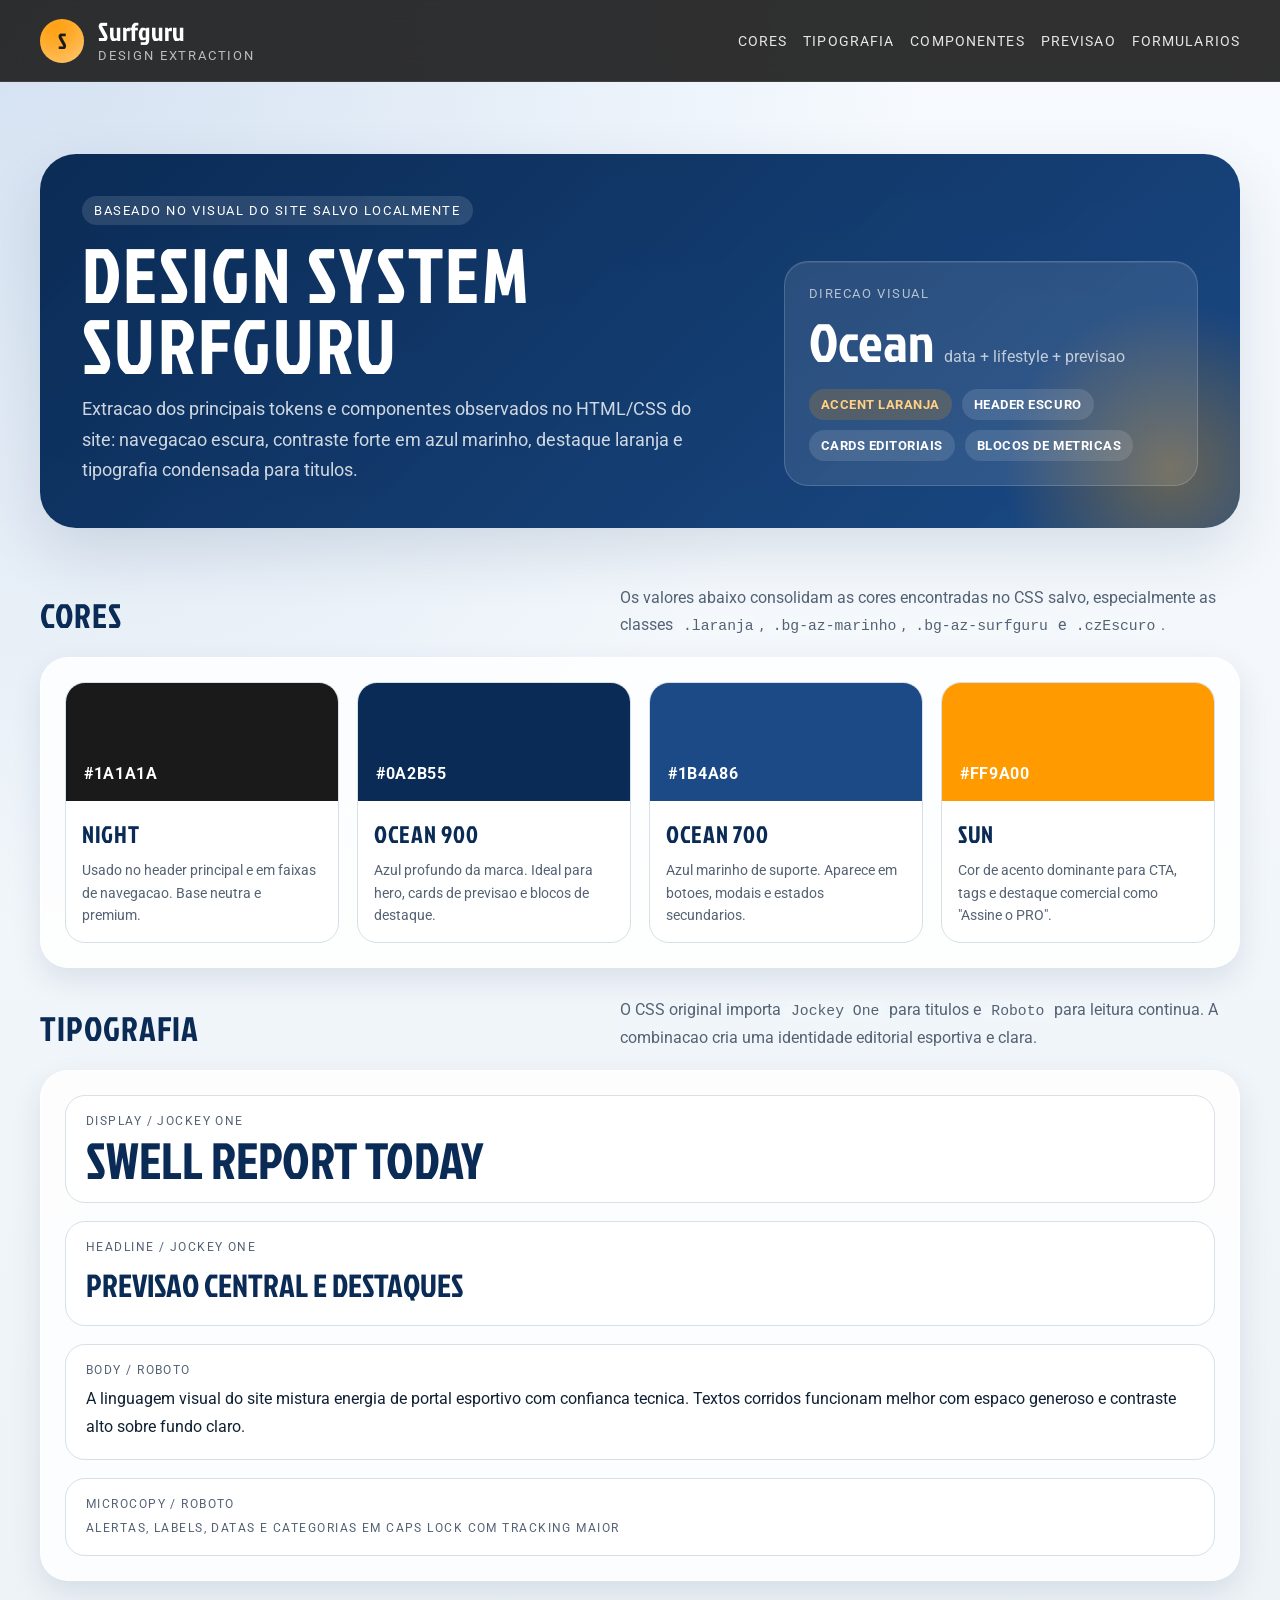
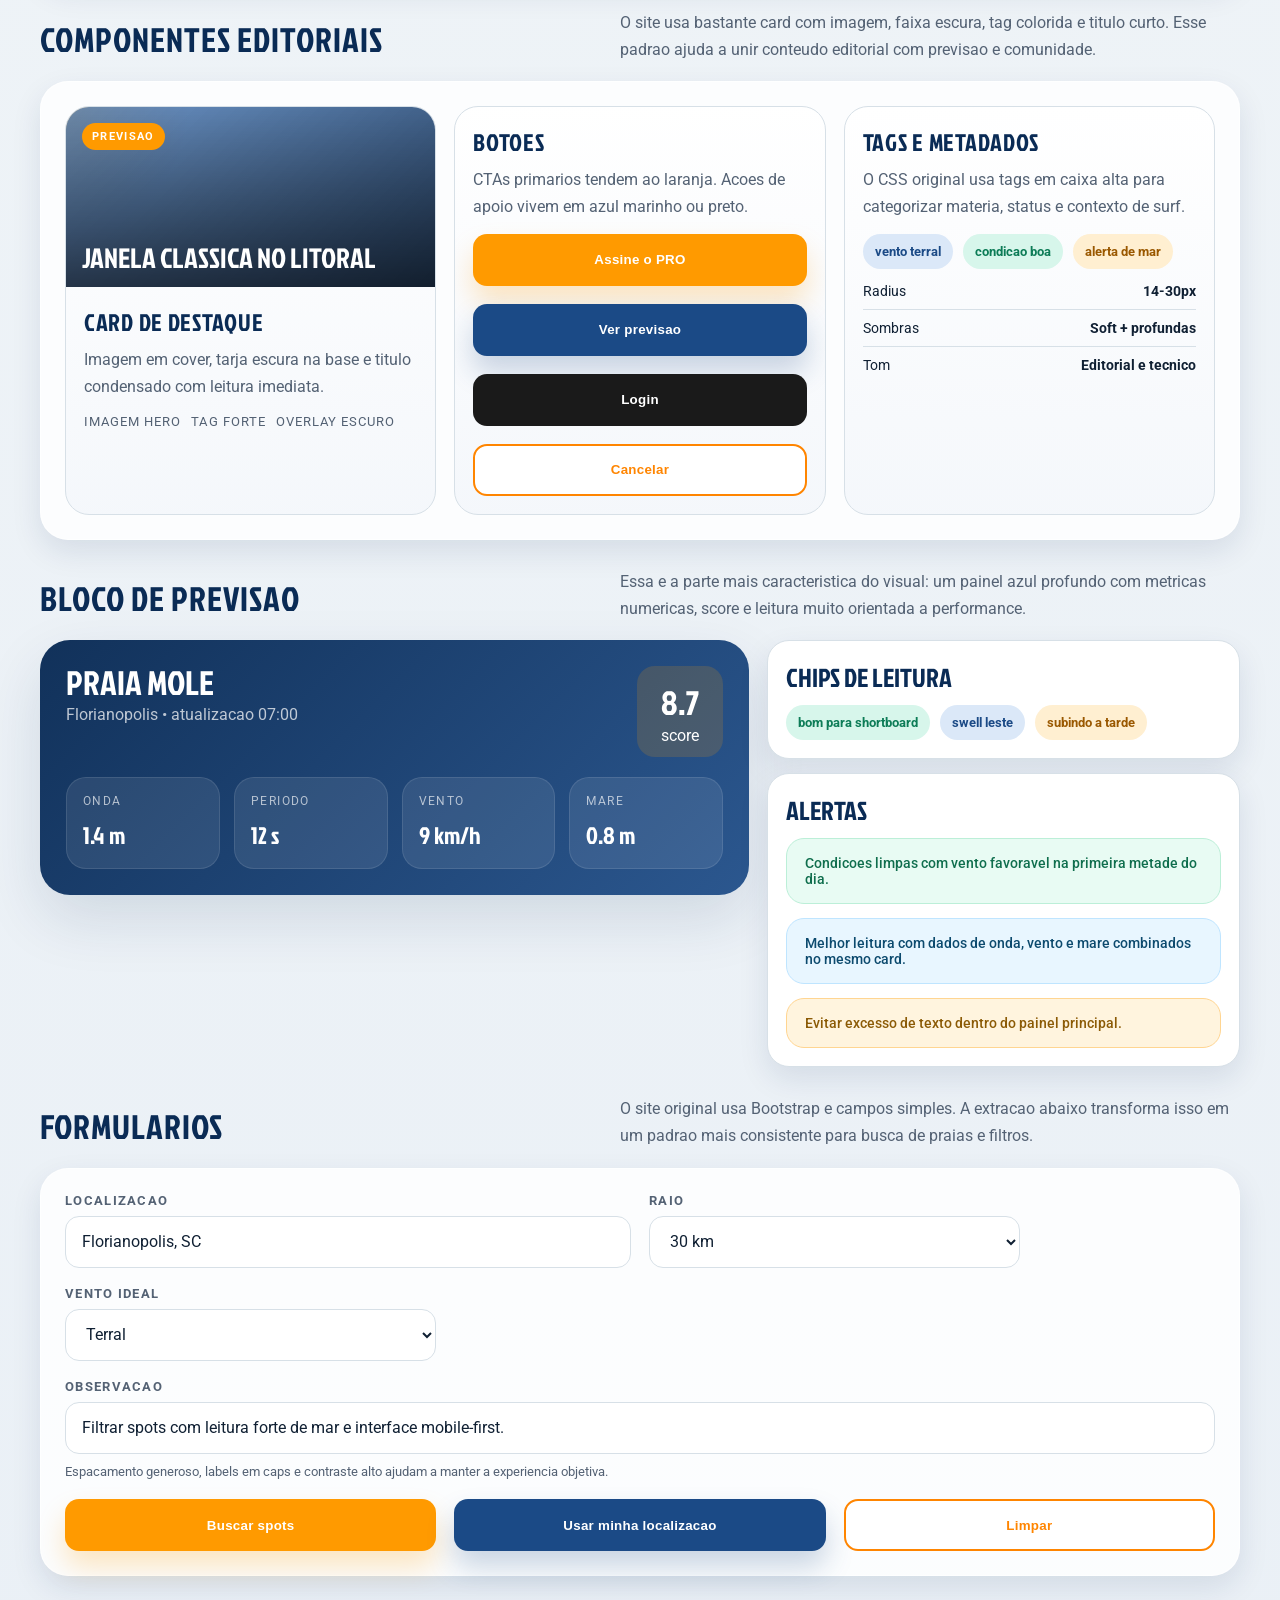
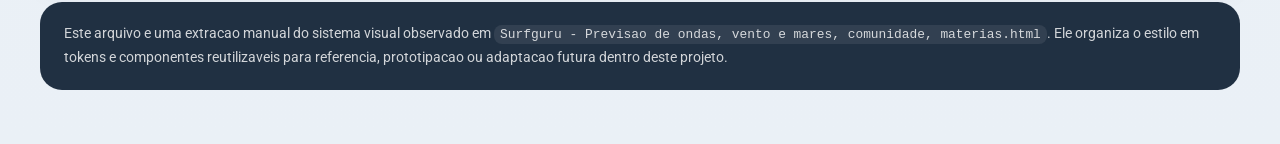
<file: Documents/design_system.html>
<!DOCTYPE html>
<html lang="pt-BR">
<head>
  <meta charset="UTF-8">
  <meta name="viewport" content="width=device-width, initial-scale=1.0">
  <title>Surf Design System</title>
  <style>
    @import url("https://fonts.googleapis.com/css2?family=Jockey+One&family=Roboto:wght@400;500;700&display=swap");

    :root {
      --bg: #eef3f7;
      --surface: #ffffff;
      --surface-strong: #f4f7fb;
      --ink: #102033;
      --ink-soft: #546274;
      --line: #d7e0e7;
      --night: #1a1a1a;
      --ocean-900: #0a2b55;
      --ocean-700: #1b4a86;
      --ocean-500: #306ab2;
      --ocean-100: #dbe8f8;
      --sun: #ff9a00;
      --sun-deep: #ff8500;
      --foam: #eff8ff;
      --success: #0e9f6e;
      --danger: #d64545;
      --shadow-lg: 0 24px 60px rgba(10, 43, 85, 0.12);
      --shadow-md: 0 12px 30px rgba(10, 43, 85, 0.1);
      --radius-xl: 28px;
      --radius-lg: 20px;
      --radius-md: 14px;
      --radius-sm: 10px;
      --content-width: 1200px;
    }

    * {
      box-sizing: border-box;
    }

    html {
      scroll-behavior: smooth;
    }

    body {
      margin: 0;
      font-family: "Roboto", sans-serif;
      color: var(--ink);
      background:
        radial-gradient(circle at top left, rgba(48, 106, 178, 0.18), transparent 26%),
        linear-gradient(180deg, #f7fbff 0%, var(--bg) 44%, #eaf0f6 100%);
    }

    a {
      color: inherit;
      text-decoration: none;
    }

    .shell {
      width: min(var(--content-width), calc(100% - 32px));
      margin: 0 auto;
    }

    .topbar {
      position: sticky;
      top: 0;
      z-index: 10;
      backdrop-filter: blur(16px);
      background: rgba(26, 26, 26, 0.9);
      border-bottom: 1px solid rgba(255, 255, 255, 0.08);
    }

    .topbar-inner {
      display: flex;
      align-items: center;
      justify-content: space-between;
      gap: 20px;
      padding: 18px 0;
    }

    .brand {
      display: flex;
      align-items: center;
      gap: 14px;
      color: #fff;
    }

    .brand-mark {
      width: 44px;
      height: 44px;
      border-radius: 50%;
      display: grid;
      place-items: center;
      background: linear-gradient(135deg, var(--sun) 0%, #ffb648 100%);
      color: var(--night);
      font-family: "Jockey One", sans-serif;
      font-size: 22px;
      box-shadow: inset 0 -8px 18px rgba(255, 255, 255, 0.22);
    }

    .brand-copy strong,
    .hero-copy h1,
    .section-title h2,
    .component-card h3,
    .token-card h3 {
      font-family: "Jockey One", sans-serif;
      letter-spacing: 0.03em;
      font-weight: 400;
    }

    .brand-copy strong {
      display: block;
      font-size: 26px;
      line-height: 1;
    }

    .brand-copy span {
      display: block;
      margin-top: 4px;
      color: rgba(255, 255, 255, 0.68);
      font-size: 13px;
      text-transform: uppercase;
      letter-spacing: 0.14em;
    }

    .nav-links {
      display: flex;
      flex-wrap: wrap;
      gap: 16px;
      color: rgba(255, 255, 255, 0.88);
      font-size: 14px;
      text-transform: uppercase;
      letter-spacing: 0.08em;
    }

    .nav-links a:hover {
      color: var(--sun);
    }

    .hero {
      padding: 44px 0 28px;
    }

    .hero-panel {
      overflow: hidden;
      position: relative;
      border-radius: 36px;
      padding: 42px;
      background:
        linear-gradient(135deg, rgba(10, 43, 85, 0.96), rgba(27, 74, 134, 0.9)),
        linear-gradient(180deg, #0a2b55 0%, #1b4a86 100%);
      box-shadow: var(--shadow-lg);
      color: #fff;
    }

    .hero-panel::after {
      content: "";
      position: absolute;
      inset: auto -10% -35% auto;
      width: 380px;
      height: 380px;
      border-radius: 50%;
      background: radial-gradient(circle, rgba(255, 154, 0, 0.34), transparent 62%);
    }

    .hero-grid {
      position: relative;
      z-index: 1;
      display: grid;
      grid-template-columns: minmax(0, 1.3fr) minmax(280px, 0.8fr);
      gap: 28px;
      align-items: end;
    }

    .eyebrow {
      display: inline-flex;
      align-items: center;
      gap: 10px;
      margin-bottom: 14px;
      padding: 7px 12px;
      border-radius: 999px;
      background: rgba(255, 255, 255, 0.12);
      font-size: 13px;
      text-transform: uppercase;
      letter-spacing: 0.12em;
    }

    .hero-copy h1 {
      margin: 0 0 14px;
      font-size: clamp(2.8rem, 6vw, 5.6rem);
      line-height: 0.92;
      text-transform: uppercase;
    }

    .hero-copy p {
      max-width: 640px;
      margin: 0;
      color: rgba(255, 255, 255, 0.8);
      font-size: 18px;
      line-height: 1.7;
    }

    .hero-card {
      padding: 24px;
      border-radius: 24px;
      background: rgba(255, 255, 255, 0.1);
      border: 1px solid rgba(255, 255, 255, 0.16);
      box-shadow: inset 0 1px 0 rgba(255, 255, 255, 0.08);
    }

    .hero-card .label {
      display: block;
      color: rgba(255, 255, 255, 0.65);
      font-size: 13px;
      text-transform: uppercase;
      letter-spacing: 0.12em;
    }

    .hero-metric {
      margin: 14px 0 20px;
      display: flex;
      align-items: baseline;
      gap: 10px;
    }

    .hero-metric strong {
      font-family: "Jockey One", sans-serif;
      font-size: 54px;
      font-weight: 400;
      line-height: 1;
    }

    .hero-metric span {
      color: rgba(255, 255, 255, 0.7);
      font-size: 16px;
    }

    .hero-pills {
      display: flex;
      flex-wrap: wrap;
      gap: 10px;
    }

    .pill {
      padding: 8px 12px;
      border-radius: 999px;
      font-size: 13px;
      font-weight: 700;
      letter-spacing: 0.04em;
      text-transform: uppercase;
    }

    .pill.sun {
      background: rgba(255, 154, 0, 0.18);
      color: #ffd184;
    }

    .pill.sky {
      background: rgba(255, 255, 255, 0.12);
      color: #fff;
    }

    main {
      padding-bottom: 56px;
    }

    section {
      margin-top: 28px;
    }

    .section-title {
      display: flex;
      justify-content: space-between;
      gap: 16px;
      align-items: end;
      margin-bottom: 18px;
    }

    .section-title h2 {
      margin: 0;
      font-size: 34px;
      color: var(--ocean-900);
      text-transform: uppercase;
    }

    .section-title p {
      margin: 0;
      max-width: 620px;
      color: var(--ink-soft);
      line-height: 1.7;
    }

    .panel {
      background: rgba(255, 255, 255, 0.82);
      border: 1px solid rgba(255, 255, 255, 0.68);
      border-radius: var(--radius-xl);
      box-shadow: var(--shadow-md);
      padding: 24px;
    }

    .token-grid,
    .component-grid,
    .forecast-grid,
    .button-row,
    .form-grid {
      display: grid;
      gap: 18px;
    }

    .token-grid {
      grid-template-columns: repeat(auto-fit, minmax(220px, 1fr));
    }

    .token-card {
      overflow: hidden;
      border-radius: var(--radius-lg);
      background: var(--surface);
      border: 1px solid var(--line);
    }

    .swatch {
      min-height: 118px;
      padding: 18px;
      display: flex;
      align-items: end;
      color: #fff;
      font-weight: 700;
      letter-spacing: 0.04em;
    }

    .token-card h3 {
      margin: 16px 16px 8px;
      color: var(--ocean-900);
      font-size: 24px;
      text-transform: uppercase;
    }

    .token-meta {
      padding: 0 16px 16px;
      color: var(--ink-soft);
      font-size: 14px;
      line-height: 1.6;
    }

    .type-scale {
      display: grid;
      gap: 18px;
    }

    .type-row {
      padding: 18px 20px;
      background: var(--surface);
      border: 1px solid var(--line);
      border-radius: var(--radius-lg);
    }

    .type-kicker {
      display: block;
      margin-bottom: 8px;
      color: var(--ink-soft);
      font-size: 12px;
      text-transform: uppercase;
      letter-spacing: 0.12em;
    }

    .display {
      font-family: "Jockey One", sans-serif;
      text-transform: uppercase;
      font-size: clamp(2.4rem, 4vw, 4.5rem);
      line-height: 0.94;
      color: var(--ocean-900);
    }

    .headline {
      font-family: "Jockey One", sans-serif;
      text-transform: uppercase;
      font-size: 32px;
      color: var(--ocean-900);
    }

    .body-copy {
      font-size: 16px;
      line-height: 1.75;
      color: var(--ink);
    }

    .micro {
      font-size: 12px;
      line-height: 1.5;
      color: var(--ink-soft);
      text-transform: uppercase;
      letter-spacing: 0.12em;
    }

    .button-row {
      grid-template-columns: repeat(auto-fit, minmax(180px, 1fr));
    }

    .button {
      display: inline-flex;
      align-items: center;
      justify-content: center;
      min-height: 52px;
      padding: 14px 18px;
      border: 0;
      border-radius: 14px;
      font-weight: 700;
      letter-spacing: 0.02em;
      cursor: pointer;
      transition: transform 0.18s ease, box-shadow 0.18s ease, background 0.18s ease;
    }

    .button:hover {
      transform: translateY(-2px);
    }

    .button.primary {
      background: var(--sun);
      color: #fff;
      box-shadow: 0 16px 28px rgba(255, 154, 0, 0.24);
    }

    .button.primary:hover {
      background: var(--sun-deep);
    }

    .button.secondary {
      background: var(--ocean-700);
      color: #fff;
      box-shadow: 0 16px 28px rgba(27, 74, 134, 0.22);
    }

    .button.dark {
      background: var(--night);
      color: #fff;
    }

    .button.ghost {
      background: #fff;
      color: var(--sun-deep);
      border: 2px solid var(--sun-deep);
    }

    .component-grid {
      grid-template-columns: repeat(auto-fit, minmax(290px, 1fr));
    }

    .component-card {
      background: linear-gradient(180deg, rgba(255, 255, 255, 0.96), rgba(244, 247, 251, 0.96));
      border: 1px solid var(--line);
      border-radius: 24px;
      overflow: hidden;
    }

    .media {
      height: 180px;
      position: relative;
      background:
        linear-gradient(180deg, transparent 0%, rgba(0, 0, 0, 0.58) 100%),
        linear-gradient(135deg, rgba(48, 106, 178, 0.7), rgba(10, 43, 85, 0.86)),
        radial-gradient(circle at top left, rgba(255, 154, 0, 0.46), transparent 30%);
    }

    .media .tag {
      position: absolute;
      top: 16px;
      left: 16px;
      background: var(--sun);
      color: #fff;
      padding: 7px 10px;
      border-radius: 999px;
      font-size: 11px;
      font-weight: 700;
      text-transform: uppercase;
      letter-spacing: 0.12em;
    }

    .media .caption {
      position: absolute;
      left: 16px;
      right: 16px;
      bottom: 16px;
      color: #fff;
      font-family: "Jockey One", sans-serif;
      font-size: 28px;
      line-height: 0.98;
      text-transform: uppercase;
    }

    .component-body {
      padding: 18px;
    }

    .component-card h3 {
      margin: 0 0 8px;
      font-size: 24px;
      color: var(--ocean-900);
      text-transform: uppercase;
    }

    .component-card p {
      margin: 0 0 14px;
      color: var(--ink-soft);
      line-height: 1.65;
    }

    .meta-row {
      display: flex;
      flex-wrap: wrap;
      gap: 10px;
      color: var(--ink-soft);
      font-size: 13px;
      text-transform: uppercase;
      letter-spacing: 0.08em;
    }

    .forecast-grid {
      grid-template-columns: 1.2fr 0.8fr;
      align-items: start;
    }

    .forecast-card {
      background: linear-gradient(135deg, rgba(10, 43, 85, 0.97), rgba(27, 74, 134, 0.92));
      color: #fff;
      border-radius: 30px;
      padding: 26px;
      box-shadow: var(--shadow-lg);
    }

    .forecast-header {
      display: flex;
      justify-content: space-between;
      gap: 16px;
      align-items: start;
      margin-bottom: 20px;
    }

    .forecast-header h3 {
      margin: 0;
      font-family: "Jockey One", sans-serif;
      font-size: 34px;
      font-weight: 400;
      text-transform: uppercase;
      line-height: 0.96;
    }

    .forecast-header p {
      margin: 6px 0 0;
      color: rgba(255, 255, 255, 0.72);
    }

    .score {
      min-width: 86px;
      padding: 12px 14px;
      border-radius: 18px;
      background: rgba(255, 154, 0, 0.16);
      text-align: center;
    }

    .score strong {
      display: block;
      font-family: "Jockey One", sans-serif;
      font-size: 34px;
      font-weight: 400;
    }

    .stat-grid {
      display: grid;
      grid-template-columns: repeat(4, minmax(0, 1fr));
      gap: 14px;
    }

    .stat {
      padding: 16px;
      border-radius: 20px;
      background: rgba(255, 255, 255, 0.09);
      border: 1px solid rgba(255, 255, 255, 0.1);
    }

    .stat span {
      display: block;
      color: rgba(255, 255, 255, 0.65);
      font-size: 12px;
      text-transform: uppercase;
      letter-spacing: 0.12em;
    }

    .stat strong {
      display: block;
      margin-top: 10px;
      font-size: 24px;
      font-family: "Jockey One", sans-serif;
      font-weight: 400;
    }

    .mini-stack {
      display: grid;
      gap: 14px;
    }

    .mini-card {
      padding: 18px;
      border-radius: 22px;
      background: var(--surface);
      border: 1px solid var(--line);
      box-shadow: var(--shadow-md);
    }

    .mini-card h3 {
      margin: 0 0 10px;
      font-family: "Jockey One", sans-serif;
      font-size: 26px;
      color: var(--ocean-900);
      text-transform: uppercase;
      font-weight: 400;
    }

    .chip-row {
      display: flex;
      flex-wrap: wrap;
      gap: 10px;
    }

    .chip {
      padding: 10px 12px;
      border-radius: 999px;
      font-size: 13px;
      font-weight: 700;
      color: var(--ocean-700);
      background: var(--ocean-100);
    }

    .chip.warn {
      color: #9a5800;
      background: #ffefd1;
    }

    .chip.good {
      color: #0d7c57;
      background: #d7f6eb;
    }

    .form-grid {
      grid-template-columns: repeat(12, minmax(0, 1fr));
    }

    .field {
      grid-column: span 4;
      display: flex;
      flex-direction: column;
      gap: 8px;
    }

    .field.wide {
      grid-column: span 6;
    }

    .field.full {
      grid-column: 1 / -1;
    }

    .field label {
      font-size: 13px;
      font-weight: 700;
      color: var(--ink-soft);
      text-transform: uppercase;
      letter-spacing: 0.1em;
    }

    .field input,
    .field select {
      width: 100%;
      min-height: 52px;
      border: 1px solid var(--line);
      border-radius: 14px;
      background: #fff;
      color: var(--ink);
      padding: 0 16px;
      font: inherit;
      outline: none;
    }

    .field input:focus,
    .field select:focus {
      border-color: var(--ocean-500);
      box-shadow: 0 0 0 4px rgba(48, 106, 178, 0.12);
    }

    .help {
      color: var(--ink-soft);
      font-size: 13px;
      line-height: 1.5;
    }

    .alert-row {
      display: grid;
      gap: 14px;
    }

    .alert {
      padding: 16px 18px;
      border-radius: 18px;
      font-size: 14px;
      font-weight: 500;
      border: 1px solid transparent;
    }

    .alert.info {
      color: #0c4a6e;
      background: #e8f6ff;
      border-color: #bfe5ff;
    }

    .alert.good {
      color: #0f6e4d;
      background: #e8fbf3;
      border-color: #bcefd8;
    }

    .alert.warn {
      color: #8b5a05;
      background: #fff4de;
      border-color: #ffd591;
    }

    .specs {
      display: grid;
      gap: 10px;
      margin-top: 14px;
    }

    .specs div {
      display: flex;
      justify-content: space-between;
      gap: 16px;
      padding-bottom: 10px;
      border-bottom: 1px solid var(--line);
      font-size: 14px;
    }

    .specs div:last-child {
      border-bottom: 0;
      padding-bottom: 0;
    }

    .footer-note {
      margin-top: 26px;
      padding: 20px 24px;
      border-radius: 22px;
      background: rgba(16, 32, 51, 0.92);
      color: rgba(255, 255, 255, 0.8);
      font-size: 14px;
      line-height: 1.7;
    }

    code {
      padding: 2px 6px;
      border-radius: 8px;
      background: rgba(255, 255, 255, 0.08);
      font-family: ui-monospace, SFMono-Regular, Menlo, Monaco, Consolas, monospace;
      font-size: 0.92em;
    }

    @media (max-width: 980px) {
      .hero-grid,
      .forecast-grid,
      .stat-grid {
        grid-template-columns: 1fr;
      }

      .field,
      .field.wide {
        grid-column: span 12;
      }
    }

    @media (max-width: 720px) {
      .topbar-inner,
      .section-title {
        flex-direction: column;
        align-items: start;
      }

      .hero-panel,
      .panel,
      .forecast-card {
        padding: 22px;
      }

      .hero-copy h1 {
        font-size: clamp(2.2rem, 13vw, 4rem);
      }

      .nav-links {
        gap: 10px;
        font-size: 12px;
      }
    }
  </style>
</head>
<body>
  <header class="topbar">
    <div class="shell topbar-inner">
      <div class="brand">
        <div class="brand-mark">S</div>
        <div class="brand-copy">
          <strong>Surfguru</strong>
          <span>Design Extraction</span>
        </div>
      </div>
      <nav class="nav-links">
        <a href="#cores">Cores</a>
        <a href="#tipografia">Tipografia</a>
        <a href="#componentes">Componentes</a>
        <a href="#previsao">Previsao</a>
        <a href="#formularios">Formularios</a>
      </nav>
    </div>
  </header>

  <main class="shell">
    <section class="hero">
      <div class="hero-panel">
        <div class="hero-grid">
          <div class="hero-copy">
            <div class="eyebrow">baseado no visual do site salvo localmente</div>
            <h1>Design System<br>Surfguru</h1>
            <p>
              Extracao dos principais tokens e componentes observados no HTML/CSS do site:
              navegacao escura, contraste forte em azul marinho, destaque laranja e tipografia
              condensada para titulos.
            </p>
          </div>
          <aside class="hero-card">
            <span class="label">Direcao visual</span>
            <div class="hero-metric">
              <strong>Ocean</strong>
              <span>data + lifestyle + previsao</span>
            </div>
            <div class="hero-pills">
              <span class="pill sun">accent laranja</span>
              <span class="pill sky">header escuro</span>
              <span class="pill sky">cards editoriais</span>
              <span class="pill sky">blocos de metricas</span>
            </div>
          </aside>
        </div>
      </div>
    </section>

    <section id="cores">
      <div class="section-title">
        <h2>Cores</h2>
        <p>Os valores abaixo consolidam as cores encontradas no CSS salvo, especialmente as classes <code>.laranja</code>, <code>.bg-az-marinho</code>, <code>.bg-az-surfguru</code> e <code>.czEscuro</code>.</p>
      </div>
      <div class="panel token-grid">
        <article class="token-card">
          <div class="swatch" style="background:#1a1a1a">#1A1A1A</div>
          <h3>Night</h3>
          <div class="token-meta">Usado no header principal e em faixas de navegacao. Base neutra e premium.</div>
        </article>
        <article class="token-card">
          <div class="swatch" style="background:#0a2b55">#0A2B55</div>
          <h3>Ocean 900</h3>
          <div class="token-meta">Azul profundo da marca. Ideal para hero, cards de previsao e blocos de destaque.</div>
        </article>
        <article class="token-card">
          <div class="swatch" style="background:#1b4a86">#1B4A86</div>
          <h3>Ocean 700</h3>
          <div class="token-meta">Azul marinho de suporte. Aparece em botoes, modais e estados secundarios.</div>
        </article>
        <article class="token-card">
          <div class="swatch" style="background:#ff9a00">#FF9A00</div>
          <h3>Sun</h3>
          <div class="token-meta">Cor de acento dominante para CTA, tags e destaque comercial como "Assine o PRO".</div>
        </article>
      </div>
    </section>

    <section id="tipografia">
      <div class="section-title">
        <h2>Tipografia</h2>
        <p>O CSS original importa <code>Jockey One</code> para titulos e <code>Roboto</code> para leitura continua. A combinacao cria uma identidade editorial esportiva e clara.</p>
      </div>
      <div class="panel type-scale">
        <div class="type-row">
          <span class="type-kicker">Display / Jockey One</span>
          <div class="display">Swell report today</div>
        </div>
        <div class="type-row">
          <span class="type-kicker">Headline / Jockey One</span>
          <div class="headline">Previsao central e destaques</div>
        </div>
        <div class="type-row">
          <span class="type-kicker">Body / Roboto</span>
          <div class="body-copy">A linguagem visual do site mistura energia de portal esportivo com confianca tecnica. Textos corridos funcionam melhor com espaco generoso e contraste alto sobre fundo claro.</div>
        </div>
        <div class="type-row">
          <span class="type-kicker">Microcopy / Roboto</span>
          <div class="micro">alertas, labels, datas e categorias em caps lock com tracking maior</div>
        </div>
      </div>
    </section>

    <section id="componentes">
      <div class="section-title">
        <h2>Componentes Editoriais</h2>
        <p>O site usa bastante card com imagem, faixa escura, tag colorida e titulo curto. Esse padrao ajuda a unir conteudo editorial com previsao e comunidade.</p>
      </div>
      <div class="panel component-grid">
        <article class="component-card">
          <div class="media">
            <span class="tag">Previsao</span>
            <div class="caption">Janela classica no litoral</div>
          </div>
          <div class="component-body">
            <h3>Card de destaque</h3>
            <p>Imagem em cover, tarja escura na base e titulo condensado com leitura imediata.</p>
            <div class="meta-row">
              <span>imagem hero</span>
              <span>tag forte</span>
              <span>overlay escuro</span>
            </div>
          </div>
        </article>
        <article class="component-card">
          <div class="component-body">
            <h3>Botoes</h3>
            <p>CTAs primarios tendem ao laranja. Acoes de apoio vivem em azul marinho ou preto.</p>
            <div class="button-row">
              <button class="button primary" type="button">Assine o PRO</button>
              <button class="button secondary" type="button">Ver previsao</button>
              <button class="button dark" type="button">Login</button>
              <button class="button ghost" type="button">Cancelar</button>
            </div>
          </div>
        </article>
        <article class="component-card">
          <div class="component-body">
            <h3>Tags e metadados</h3>
            <p>O CSS original usa tags em caixa alta para categorizar materia, status e contexto de surf.</p>
            <div class="chip-row">
              <span class="chip">vento terral</span>
              <span class="chip good">condicao boa</span>
              <span class="chip warn">alerta de mar</span>
            </div>
            <div class="specs">
              <div><span>Radius</span><strong>14-30px</strong></div>
              <div><span>Sombras</span><strong>Soft + profundas</strong></div>
              <div><span>Tom</span><strong>Editorial e tecnico</strong></div>
            </div>
          </div>
        </article>
      </div>
    </section>

    <section id="previsao">
      <div class="section-title">
        <h2>Bloco de Previsao</h2>
        <p>Essa e a parte mais caracteristica do visual: um painel azul profundo com metricas numericas, score e leitura muito orientada a performance.</p>
      </div>
      <div class="forecast-grid">
        <article class="forecast-card">
          <div class="forecast-header">
            <div>
              <h3>Praia Mole</h3>
              <p>Florianopolis • atualizacao 07:00</p>
            </div>
            <div class="score">
              <strong>8.7</strong>
              <span>score</span>
            </div>
          </div>
          <div class="stat-grid">
            <div class="stat">
              <span>onda</span>
              <strong>1.4 m</strong>
            </div>
            <div class="stat">
              <span>periodo</span>
              <strong>12 s</strong>
            </div>
            <div class="stat">
              <span>vento</span>
              <strong>9 km/h</strong>
            </div>
            <div class="stat">
              <span>mare</span>
              <strong>0.8 m</strong>
            </div>
          </div>
        </article>
        <aside class="mini-stack">
          <div class="mini-card">
            <h3>Chips de leitura</h3>
            <div class="chip-row">
              <span class="chip good">bom para shortboard</span>
              <span class="chip">swell leste</span>
              <span class="chip warn">subindo a tarde</span>
            </div>
          </div>
          <div class="mini-card">
            <h3>Alertas</h3>
            <div class="alert-row">
              <div class="alert good">Condicoes limpas com vento favoravel na primeira metade do dia.</div>
              <div class="alert info">Melhor leitura com dados de onda, vento e mare combinados no mesmo card.</div>
              <div class="alert warn">Evitar excesso de texto dentro do painel principal.</div>
            </div>
          </div>
        </aside>
      </div>
    </section>

    <section id="formularios">
      <div class="section-title">
        <h2>Formularios</h2>
        <p>O site original usa Bootstrap e campos simples. A extracao abaixo transforma isso em um padrao mais consistente para busca de praias e filtros.</p>
      </div>
      <div class="panel">
        <form class="form-grid">
          <div class="field wide">
            <label for="localizacao">Localizacao</label>
            <input id="localizacao" type="text" value="Florianopolis, SC">
          </div>
          <div class="field">
            <label for="raio">Raio</label>
            <select id="raio">
              <option>30 km</option>
              <option>50 km</option>
              <option>80 km</option>
            </select>
          </div>
          <div class="field">
            <label for="vento">Vento ideal</label>
            <select id="vento">
              <option>Terral</option>
              <option>Moderado</option>
              <option>Qualquer</option>
            </select>
          </div>
          <div class="field full">
            <label for="notas">Observacao</label>
            <input id="notas" type="text" value="Filtrar spots com leitura forte de mar e interface mobile-first.">
            <div class="help">Espacamento generoso, labels em caps e contraste alto ajudam a manter a experiencia objetiva.</div>
          </div>
          <div class="field full">
            <div class="button-row">
              <button class="button primary" type="button">Buscar spots</button>
              <button class="button secondary" type="button">Usar minha localizacao</button>
              <button class="button ghost" type="button">Limpar</button>
            </div>
          </div>
        </form>
      </div>
      <div class="footer-note">
        Este arquivo e uma extracao manual do sistema visual observado em
        <code>Surfguru - Previsao de ondas, vento e mares, comunidade, materias.html</code>.
        Ele organiza o estilo em tokens e componentes reutilizaveis para referencia, prototipacao
        ou adaptacao futura dentro deste projeto.
      </div>
    </section>
  </main>
</body>
</html>
</file>
